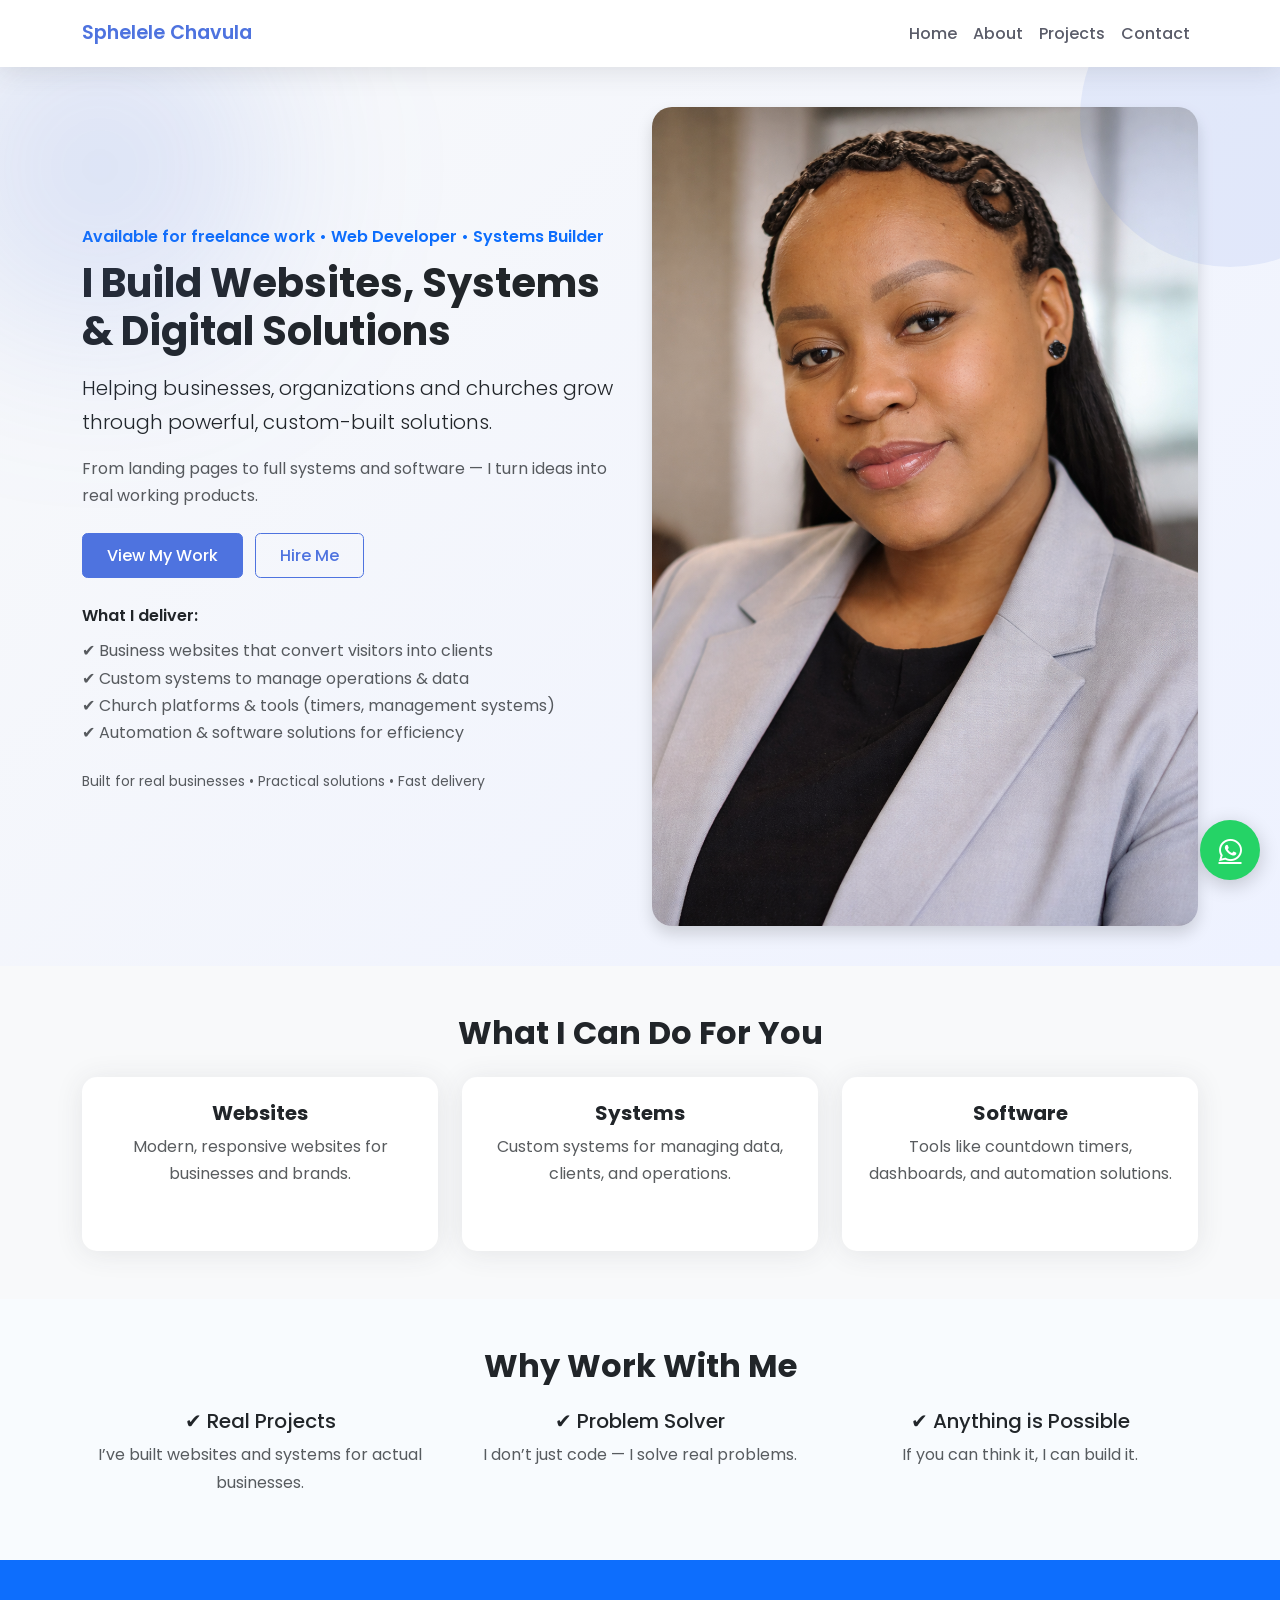
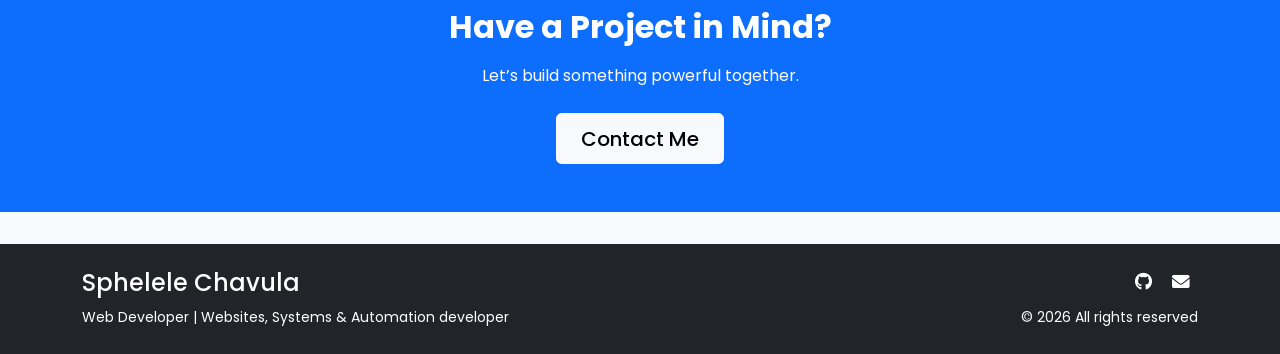
<file: index.html>
<!DOCTYPE html>
<html lang="en">
<head>
    <meta charset="UTF-8">
    <meta name="viewport" content="width=device-width, initial-scale=1.0">
    <title>Sphelele Chavula | Web Developer | Websites, Systems & Automation Developer</title>
    <link href="https://cdn.jsdelivr.net/npm/bootstrap@5.3.0/dist/css/bootstrap.min.css" rel="stylesheet">
    <link href="https://fonts.googleapis.com/css2?family=Poppins:wght@400;500;600;700&display=swap" rel="stylesheet">
    <link rel="stylesheet" href="src/style.css">
    <link rel="stylesheet" href="https://cdnjs.cloudflare.com/ajax/libs/font-awesome/6.0.0/css/all.min.css">
</head>
<body>
    <!-- Navigation -->
    <nav class="navbar navbar-expand-lg navbar-light sticky-top">
        <div class="container">
            <a class="navbar-brand" href="index.html">Sphelele Chavula</a>
            <button class="navbar-toggler" type="button" data-bs-toggle="collapse" data-bs-target="#navbarNav">
                <span class="navbar-toggler-icon"></span>
            </button>
            <div class="collapse navbar-collapse" id="navbarNav">
                <ul class="navbar-nav ms-auto">
                    <li class="nav-item">
                        <a class="nav-link" href="index.html">Home</a>
                    </li>
                    <li class="nav-item">
                        <a class="nav-link" href="about.html">About</a>
                    </li>
                    <li class="nav-item">
                        <a class="nav-link" href="projects.html">Projects</a>
                    </li>
                    <li class="nav-item">
                        <a class="nav-link" href="contact.html">Contact</a>
                    </li>
                </ul>
            </div>
        </div>
    </nav>

    <!-- Hero Section -->
   <section class="hero-section">
  <div class="container">
    <div class="row align-items-center">

      <!-- LEFT SIDE -->
      <div class="col-lg-6">

        <p class="text-primary fw-semibold mb-2">
          Available for freelance work • Web Developer • Systems Builder
        </p>

        <h1 class="fw-bold mb-3">
          I Build Websites, Systems & Digital Solutions
        </h1>

        <p class="lead">
          Helping businesses, organizations and churches grow through powerful, custom-built solutions.
        </p>

        <p class="text-muted">
          From landing pages to full systems and software — I turn ideas into real working products.
        </p>

        <div class="mt-4">
          <a href="projects.html" class="btn btn-primary me-2">View My Work</a>
          <a href="contact.html" class="btn btn-outline-primary">Hire Me</a>
        </div>

        <div class="mt-4">
          <p class="fw-semibold mb-2">What I deliver:</p>

          <ul class="list-unstyled text-muted">
            <li>✔ Business websites that convert visitors into clients</li>
            <li>✔ Custom systems to manage operations & data</li>
            <li>✔ Church platforms & tools (timers, management systems)</li>
            <li>✔ Automation & software solutions for efficiency</li>
          </ul>
        </div>

        <div class="mt-4">
          <p class="small text-muted">
            Built for real businesses • Practical solutions • Fast delivery
          </p>
        </div>

      </div>

      <!-- RIGHT SIDE (IMAGE) -->
      
      <div class="col-lg-6 text-center">
        <img src="src/images/me.png" class="hero-img shadow">
      </div>

    </div>
  </div>
</section>
    <!-- What I Can Do Section -->
    <section class="py-5 bg-light">
  <div class="container text-center">

    <h2 class="fw-bold mb-4">What I Can Do For You</h2>

    <div class="row g-4">

      <div class="col-md-4">
        <div class="card p-4 h-100">
          <h5 class="fw-bold">Websites</h5>
          <p class="text-muted">Modern, responsive websites for businesses and brands.</p>
        </div>
      </div>

      <div class="col-md-4">
        <div class="card p-4 h-100">
          <h5 class="fw-bold">Systems</h5>
          <p class="text-muted">Custom systems for managing data, clients, and operations.</p>
        </div>
      </div>

      <div class="col-md-4">
        <div class="card p-4 h-100">
          <h5 class="fw-bold">Software</h5>
          <p class="text-muted">Tools like countdown timers, dashboards, and automation solutions.</p>
        </div>
      </div>

    </div>

  </div>
</section>

    <!-- Why Work With Me Section -->
    <section class="py-5">
  <div class="container text-center">

    <h2 class="fw-bold mb-4">Why Work With Me</h2>

    <div class="row g-4">

      <div class="col-md-4">
        <h5>✔ Real Projects</h5>
        <p class="text-muted">I’ve built websites and systems for actual businesses.</p>
      </div>

      <div class="col-md-4">
        <h5>✔ Problem Solver</h5>
        <p class="text-muted">I don’t just code — I solve real problems.</p>
      </div>

      <div class="col-md-4">
        <h5>✔ Anything is Possible</h5>
        <p class="text-muted">If you can think it, I can build it.</p>
      </div>

    </div>

  </div>
</section>

    <!-- Call to Action -->
   <section class="py-5 bg-primary text-white text-center">
  <div class="container">

    <h2 class="fw-bold mb-3">Have a Project in Mind?</h2>
    <p class="mb-4">Let’s build something powerful together.</p>

    <a href="contact.html" class="btn btn-light btn-lg">Contact Me</a>

  </div>
</section>

    <!-- Footer -->
   <footer class="footer">
        <div class="container">
            <div class="row align-items-center">
                <div class="col-md-6 text-center text-md-start mb-3 mb-md-0">
                    <h4>Sphelele Chavula</h4>
                    <p class="small mb-0">Web Developer | Websites, Systems & Automation developer</p>
                </div>
                <div class="col-md-6 text-center text-md-end">
                    <div class="social-links">
                        <a href="https://github.com/Spheh123" target="_blank"><i class="fab fa-github"></i></a>
                        <a href="mailto:sphelelechavula@gmail.com"><i class="fas fa-envelope"></i></a>
                    </div>
                    <p class="small mt-2 mb-0">&copy; <span id="year"></span> All rights reserved</p>
                </div>
            </div>
        </div>
    </footer>

    <script src="https://cdn.jsdelivr.net/npm/bootstrap@5.3.0/dist/js/bootstrap.bundle.min.js"></script>
    <script>
        // Simple JS to show current year
        document.querySelector('#year').textContent = new Date().getFullYear();
    </script>
    <a href="https://wa.me/27763252164" target="_blank" class="whatsapp-btn">
  <i class="fab fa-whatsapp"></i>
</a>
</body>
</html>
</file>
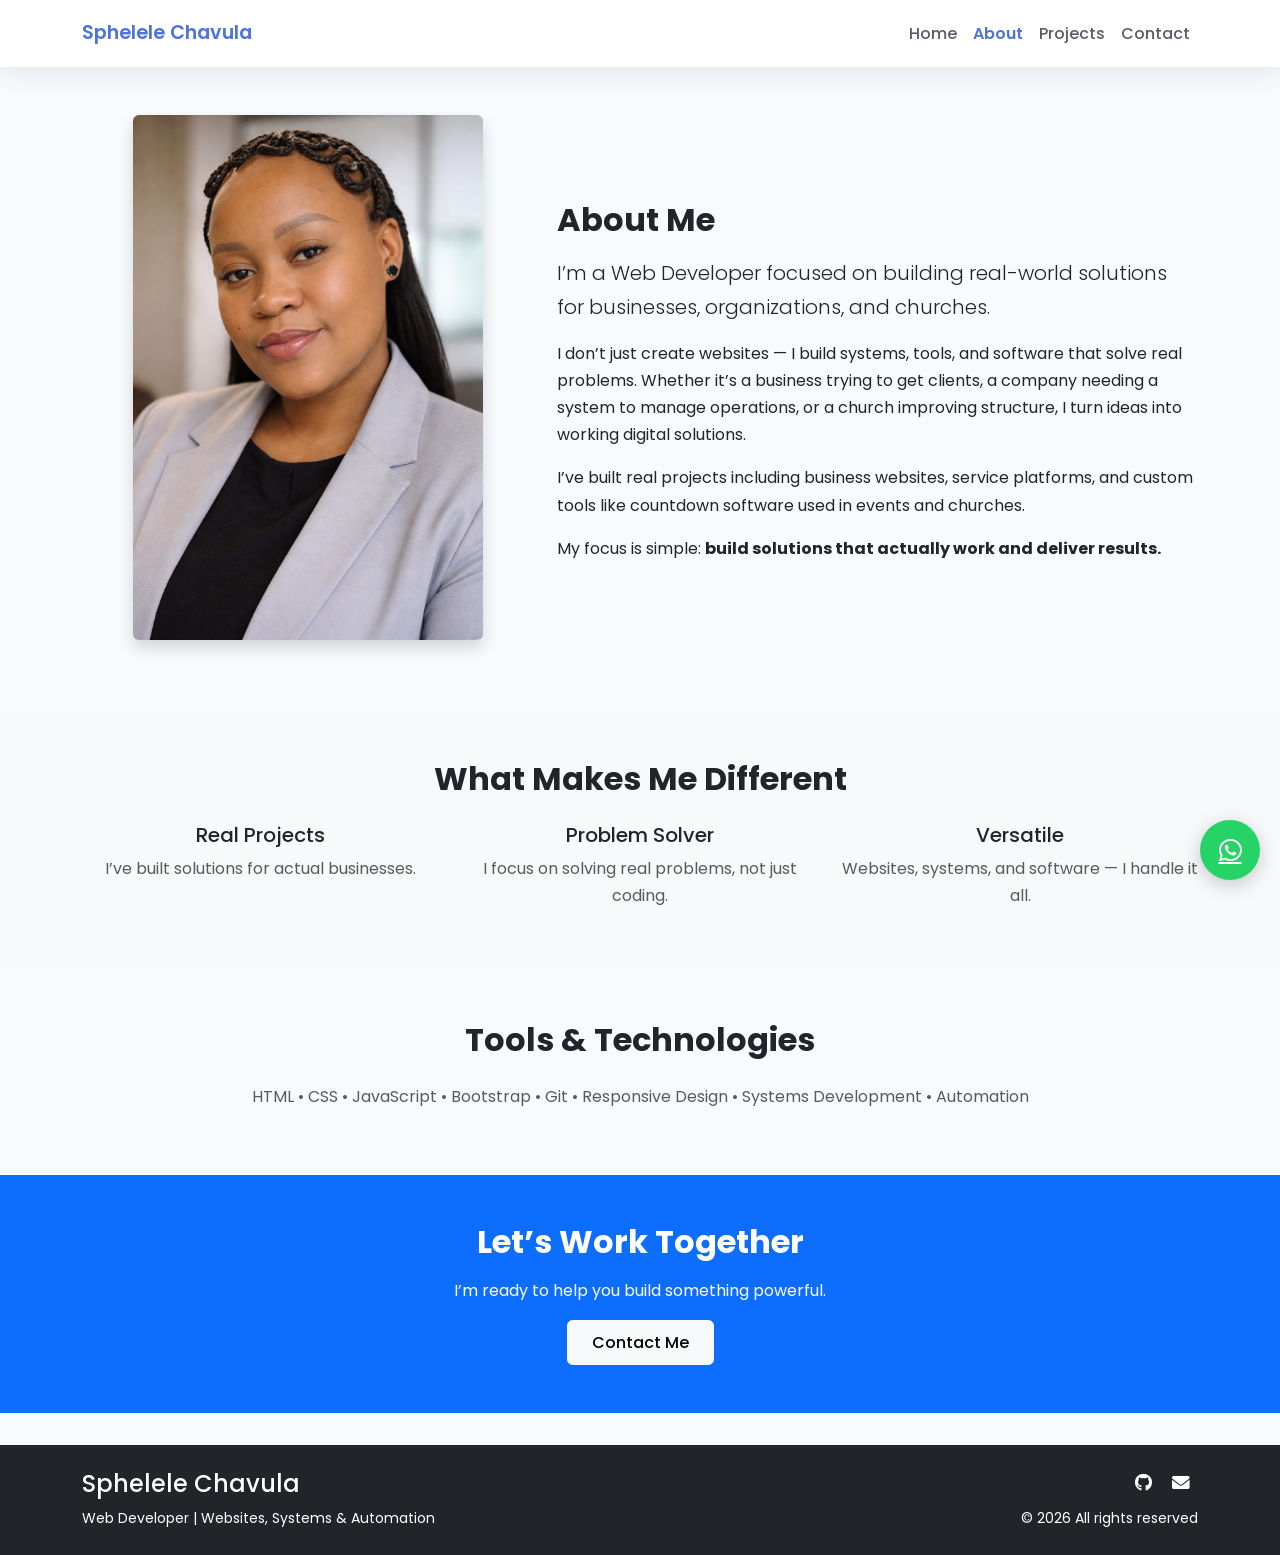
<file: about.html>
<!DOCTYPE html>
<html lang="en">
<head>
  <meta charset="UTF-8">
  <meta name="viewport" content="width=device-width, initial-scale=1.0">
  <title>About | Sphelele Chavula</title>

  <!-- Bootstrap -->
  <link href="https://cdn.jsdelivr.net/npm/bootstrap@5.3.0/dist/css/bootstrap.min.css" rel="stylesheet">

  <!-- Fonts -->
  <link href="https://fonts.googleapis.com/css2?family=Poppins:wght@400;500;600;700&display=swap" rel="stylesheet">

  <!-- Icons -->
  <link rel="stylesheet" href="https://cdnjs.cloudflare.com/ajax/libs/font-awesome/6.0.0/css/all.min.css">

  <!-- Your CSS -->
  <link rel="stylesheet" href="src/style.css">
</head>

<body>

<!-- NAVBAR -->
<nav class="navbar navbar-expand-lg navbar-light sticky-top">
  <div class="container">
    <a class="navbar-brand" href="index.html">Sphelele Chavula</a>

    <button class="navbar-toggler" type="button" data-bs-toggle="collapse" data-bs-target="#navbarNav">
      <span class="navbar-toggler-icon"></span>
    </button>

    <div class="collapse navbar-collapse" id="navbarNav">
      <ul class="navbar-nav ms-auto">
        <li class="nav-item"><a class="nav-link" href="index.html">Home</a></li>
        <li class="nav-item"><a class="nav-link active" href="about.html">About</a></li>
        <li class="nav-item"><a class="nav-link" href="projects.html">Projects</a></li>
        <li class="nav-item"><a class="nav-link" href="contact.html">Contact</a></li>
      </ul>
    </div>
  </div>
</nav>

<!-- ABOUT HERO -->
<section class="py-5">
  <div class="container">
    <div class="row align-items-center">

      <!-- IMAGE -->
      <div class="col-lg-5 text-center mb-4">
        <img src="src/images/me.png" class="img-fluid rounded shadow" style="max-width: 350px;">
      </div>

      <!-- TEXT -->
      <div class="col-lg-7">
        <h2 class="fw-bold mb-3">About Me</h2>

        <p class="lead">
          I’m a Web Developer focused on building real-world solutions for businesses, organizations, and churches.
        </p>

        <p>
          I don’t just create websites — I build systems, tools, and software that solve real problems.
          Whether it’s a business trying to get clients, a company needing a system to manage operations,
          or a church improving structure, I turn ideas into working digital solutions.
        </p>

        <p>
          I’ve built real projects including business websites, service platforms,
          and custom tools like countdown software used in events and churches.
        </p>

        <p>
          My focus is simple:
          <strong>build solutions that actually work and deliver results.</strong>
        </p>
      </div>

    </div>
  </div>
</section>

<!-- WHAT MAKES ME DIFFERENT -->
<section class="py-5 bg-light">
  <div class="container text-center">

    <h2 class="fw-bold mb-4">What Makes Me Different</h2>

    <div class="row g-4">

      <div class="col-md-4">
        <h5>Real Projects</h5>
        <p class="text-muted">I’ve built solutions for actual businesses.</p>
      </div>

      <div class="col-md-4">
        <h5>Problem Solver</h5>
        <p class="text-muted">I focus on solving real problems, not just coding.</p>
      </div>

      <div class="col-md-4">
        <h5>Versatile</h5>
        <p class="text-muted">Websites, systems, and software — I handle it all.</p>
      </div>

    </div>

  </div>
</section>

<!-- SKILLS -->
<section class="py-5">
  <div class="container text-center">

    <h2 class="fw-bold mb-4">Tools & Technologies</h2>

    <p class="text-muted">
      HTML • CSS • JavaScript • Bootstrap • Git • Responsive Design • Systems Development • Automation
    </p>

  </div>
</section>

<!-- CTA -->
<section class="py-5 bg-primary text-white text-center">
  <div class="container">

    <h2 class="fw-bold mb-3">Let’s Work Together</h2>
    <p>I’m ready to help you build something powerful.</p>

    <a href="contact.html" class="btn btn-light">Contact Me</a>

  </div>
</section>

<!-- FOOTER -->
<footer class="footer">
  <div class="container">
    <div class="row align-items-center">

      <div class="col-md-6 text-center text-md-start mb-3 mb-md-0">
        <h4>Sphelele Chavula</h4>
        <p class="small mb-0">Web Developer | Websites, Systems & Automation</p>
      </div>

      <div class="col-md-6 text-center text-md-end">
        <div class="social-links">
          <a href="https://github.com/Spheh123" target="_blank"><i class="fab fa-github"></i></a>
          <a href="mailto:sphelelechavula@gmail.com"><i class="fas fa-envelope"></i></a>
        </div>

        <p class="small mt-2 mb-0">&copy; <span id="year"></span> All rights reserved</p>
      </div>

    </div>
  </div>
</footer>

<!-- JS -->
<script src="https://cdn.jsdelivr.net/npm/bootstrap@5.3.0/dist/js/bootstrap.bundle.min.js"></script>

<script>
  document.querySelector('#year').textContent = new Date().getFullYear();
</script>
<a href="https://wa.me/27763252164" target="_blank" class="whatsapp-btn">
  <i class="fab fa-whatsapp"></i>
</a>
</body>
</html>
</file>
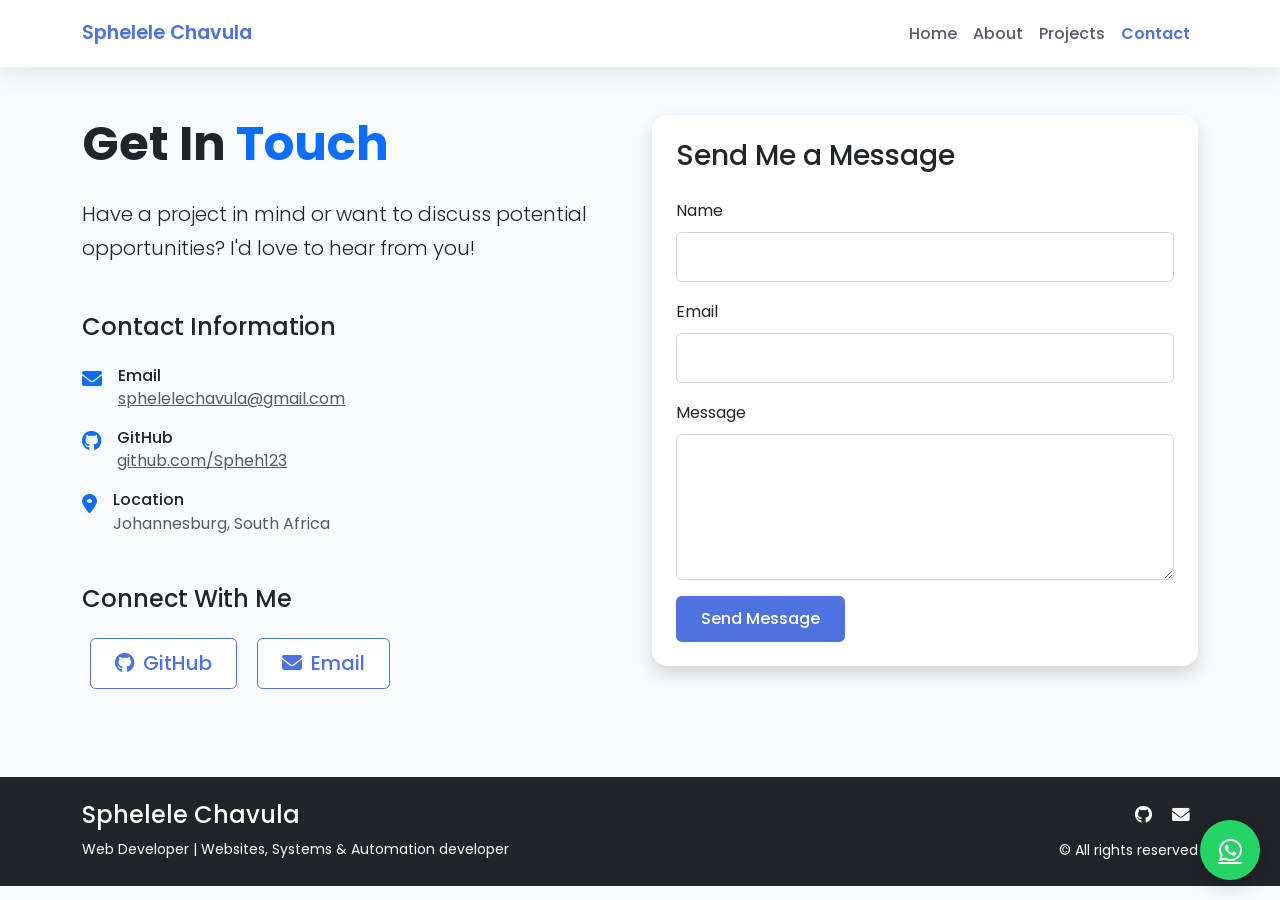
<file: contact.html>
<!DOCTYPE html>
<html lang="en">
<head>
    <meta charset="UTF-8">
    <meta name="viewport" content="width=device-width, initial-scale=1.0">
    <title>Contact Me | Sphelele Chavula</title>
    <link href="https://cdn.jsdelivr.net/npm/bootstrap@5.3.0/dist/css/bootstrap.min.css" rel="stylesheet">
    <link href="https://fonts.googleapis.com/css2?family=Poppins:wght@400;500;600;700&display=swap" rel="stylesheet">
    <link rel="stylesheet" href="src/style.css">
    <link rel="stylesheet" href="https://cdnjs.cloudflare.com/ajax/libs/font-awesome/6.0.0/css/all.min.css">
</head>
<body>
    <!-- Navigation -->
    <nav class="navbar navbar-expand-lg navbar-light sticky-top">
        <div class="container">
            <a class="navbar-brand" href="index.html">Sphelele Chavula</a>
            <button class="navbar-toggler" type="button" data-bs-toggle="collapse" data-bs-target="#navbarNav">
                <span class="navbar-toggler-icon"></span>
            </button>
            <div class="collapse navbar-collapse" id="navbarNav">
                <ul class="navbar-nav ms-auto">
                    <li class="nav-item">
                        <a class="nav-link" href="index.html">Home</a>
                    </li>
                    <li class="nav-item">
                        <a class="nav-link" href="about.html">About</a>
                    </li>
                    <li class="nav-item">
                        <a class="nav-link" href="projects.html">Projects</a>
                    </li>
                    <li class="nav-item">
                        <a class="nav-link active" href="contact.html">Contact</a>
                    </li>
                </ul>
            </div>
        </div>
    </nav>

    <!-- Contact Content -->
    <section class="py-5">
        <div class="container">
            <div class="row">
                <div class="col-lg-6 mb-5 mb-lg-0">
                    <h1 class="display-5 fw-bold mb-4">Get In <span class="text-primary">Touch</span></h1>
                    <p class="lead mb-5">Have a project in mind or want to discuss potential opportunities? I'd love to hear from you!</p>
                    
                    <div class="mb-5">
                        <h3 class="h4 mb-4">Contact Information</h3>
                        <ul class="list-unstyled">
                            <li class="mb-3">
                                <div class="d-flex">
                                    <div class="me-3 text-primary">
                                        <i class="fas fa-envelope fa-lg"></i>
                                    </div>
                                    <div>
                                        <h5 class="h6 mb-0">Email</h5>
                                        <a href="mailto:sphelelechavula@gmail.com" class="text-muted">sphelelechavula@gmail.com</a>
                                    </div>
                                </div>
                            </li>
                            <li class="mb-3">
                                <div class="d-flex">
                                    <div class="me-3 text-primary">
                                        <i class="fab fa-github fa-lg"></i>
                                    </div>
                                    <div>
                                        <h5 class="h6 mb-0">GitHub</h5>
                                        <a href="https://github.com/Spheh123" target="_blank" class="text-muted">github.com/Spheh123</a>
                                    </div>
                                </div>
                            </li>
                            <li>
                                <div class="d-flex">
                                    <div class="me-3 text-primary">
                                        <i class="fas fa-map-marker-alt fa-lg"></i>
                                    </div>
                                    <div>
                                        <h5 class="h6 mb-0">Location</h5>
                                        <p class="text-muted mb-0">Johannesburg, South Africa</p>
                                    </div>
                                </div>
                            </li>
                        </ul>
                    </div>
                    
                    <div>
                        <h3 class="h4 mb-4">Connect With Me</h3>
                        <div class="social-links1">
                            <a href="https://github.com/Spheh123" target="_blank" class="btn btn-outline-primary btn-sm me-2 mb-2">
                                <i class="fab fa-github me-1"></i> GitHub
                            </a>
                            <a href="mailto:sphelelechavula@gmail.com" class="btn btn-outline-primary btn-sm me-2 mb-2">
                                <i class="fas fa-envelope me-1"></i> Email
                            </a>
                        </div>
                    </div>
                </div>
                
                <div class="col-lg-6">
                    <div class="card shadow">
                        <div class="card-body p-4">
                            <h2 class="h3 mb-4">Send Me a Message</h2>
                             <form action="https://formsubmit.co/chavulasphelele@gmail.com" method="POST">

  <!-- Prevent spam -->
  <input type="hidden" name="_captcha" value="false">

  <!-- Redirect after submit -->
  <input type="hidden" value="https://sphelelechavula.netlify.app/thankyou.html">

  <!-- Optional subject -->
  <input type="hidden" name="_subject" value="New Portfolio Message!">

  <div class="mb-3">
    <label class="form-label">Name</label>
    <input type="text" name="name" class="form-control" required>
  </div>

  <div class="mb-3">
    <label class="form-label">Email</label>
    <input type="email" name="email" class="form-control" required>
  </div>

  <div class="mb-3">
    <label class="form-label">Message</label>
    <textarea name="message" class="form-control" rows="5" required></textarea>
  </div>

  <button type="submit" class="btn btn-primary">Send Message</button>
</form>
                        </div>
                    </div>
                </div>
            </div>
        </div>
    </section>

    <!-- Footer -->
    <footer class="footer">
        <div class="container">
            <div class="row align-items-center">
                <div class="col-md-6 text-center text-md-start mb-3 mb-md-0">
                    <h4>Sphelele Chavula</h4>
                    <p class="small mb-0">Web Developer | Websites, Systems & Automation developer</p>
                </div>
                <div class="col-md-6 text-center text-md-end">
                    <div class="social-links">
                        <a href="https://github.com/Spheh123" target="_blank"><i class="fab fa-github"></i></a>
                        <a href="mailto:sphelelechavula@gmail.com"><i class="fas fa-envelope"></i></a>
                    </div>
                    <p class="small mt-2 mb-0">&copy; <span id="year"></span> All rights reserved</p>
                </div>
            </div>
        </div>
    </footer>

    <script src="https://cdn.jsdelivr.net/npm/bootstrap@5.3.0/dist/js/bootstrap.bundle.min.js"></script>
    <script>
        // Simple form handling (would need backend in real implementation)
        document.getElementById('contactForm').addEventListener('submit', function(e) {
            e.preventDefault();
            alert('Thank you for your message! I will get back to you soon.');
            this.reset();
        });
    </script>
    <a href="https://wa.me/27763252164" target="_blank" class="whatsapp-btn">
  <i class="fab fa-whatsapp"></i>
</a>
</body>
</html>
</file>
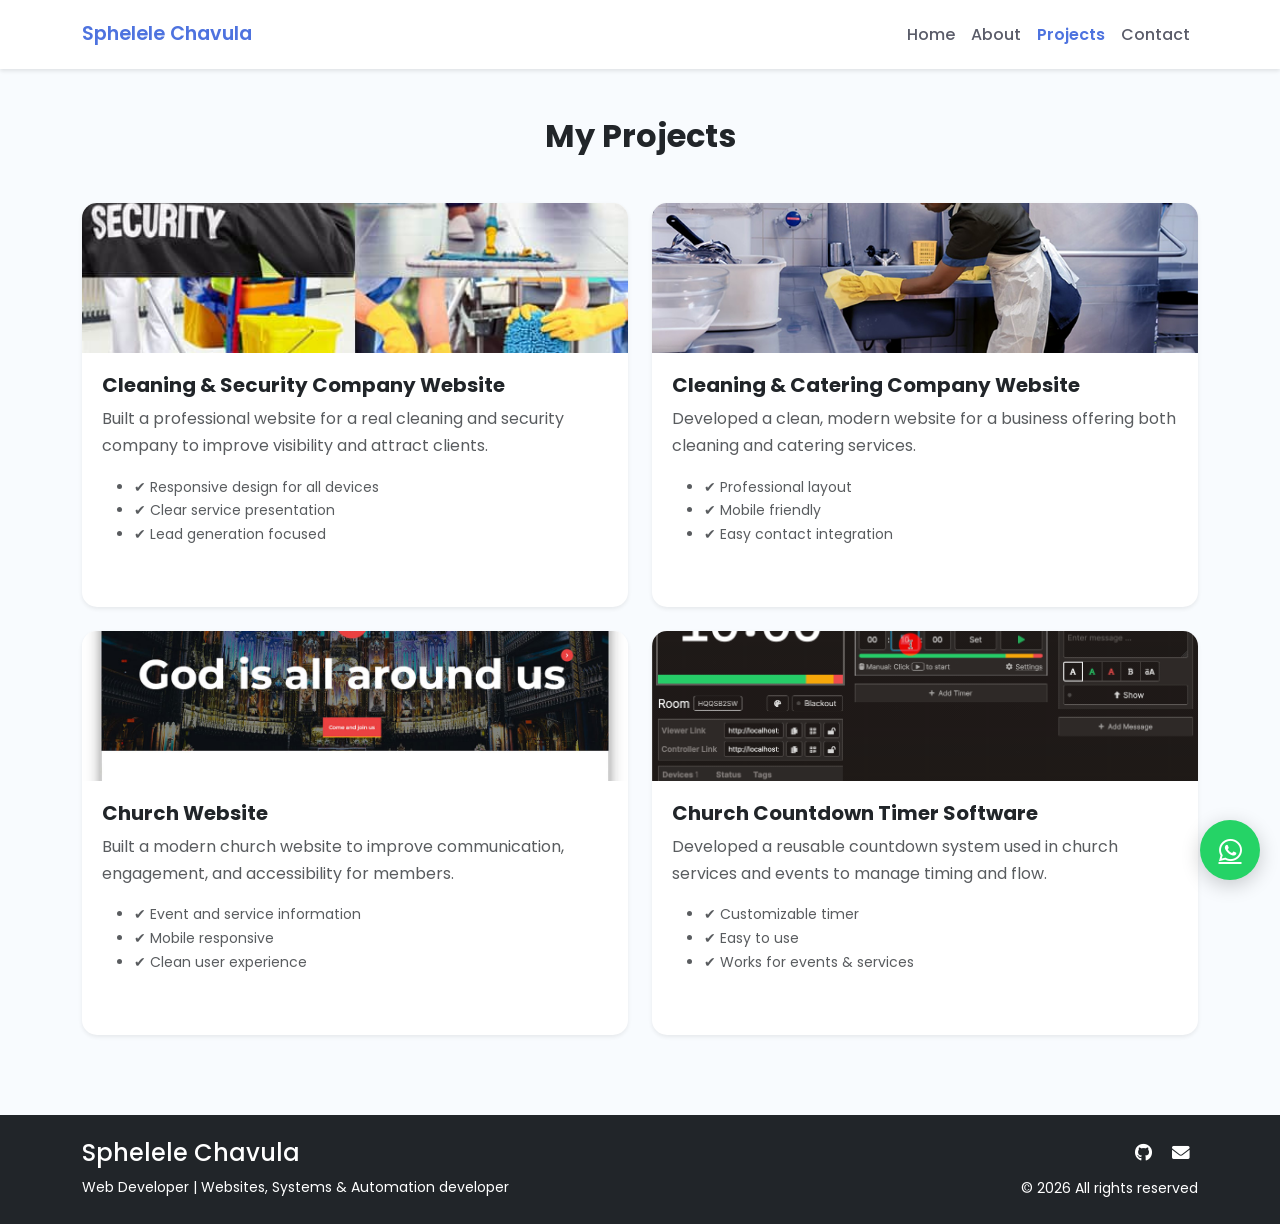
<file: projects.html>
<!DOCTYPE html>
<html lang="en">
<head>
    <meta charset="UTF-8">
    <meta name="viewport" content="width=device-width, initial-scale=1.0">
    <title>My Projects | Sphelele Chavula</title>
    <link href="https://cdn.jsdelivr.net/npm/bootstrap@5.3.0/dist/css/bootstrap.min.css" rel="stylesheet">
    <link href="https://fonts.googleapis.com/css2?family=Poppins:wght@400;500;600&display=swap" rel="stylesheet">
    <link rel="stylesheet" href="src/style.css">
    <link rel="stylesheet" href="https://cdnjs.cloudflare.com/ajax/libs/font-awesome/6.0.0/css/all.min.css">
    <style>
        /* Navigation Styles */
        .navbar {
            background-color: #f8f9fa;
            box-shadow: 0 2px 4px rgba(0,0,0,0.1);
            padding: 0.8rem 1rem;
        }
        .navbar-brand {
            font-weight: 600;
            color: #4e73df !important;
        }
        .nav-link {
            font-weight: 500;
            color: #5a5c69 !important;
            padding: 0.5rem 1rem;
        }
        .nav-link:hover, .nav-link.active {
            color: #4e73df !important;
        }
        
        /* Project Card Styles */
        .project-card {
            height: 100%;
            transition: transform 0.3s ease;
            border: none;
            border-radius: 8px;
            overflow: hidden;
        }
        .project-card:hover {
            transform: translateY(-5px);
            box-shadow: 0 5px 15px rgba(0,0,0,0.1);
        }
        .card-img-top {
            height: 150px;
            object-fit: cover;
        }
        .card-body {
            padding: 1.25rem;
        }
        .card-title {
            font-size: 1.1rem;
            margin-bottom: 0.75rem;
        }
        .card-text {
            font-size: 0.9rem;
            margin-bottom: 1rem;
            color: #6c757d;
        }
        .badge {
            font-size: 0.75rem;
            padding: 0.35em 0.65em;
            margin-right: 0.3rem;
            margin-bottom: 0.3rem;
            font-weight: 500;
        }
        .btn-sm {
            padding: 0.25rem 0.75rem;
            font-size: 0.85rem;
            border-radius: 4px;
        }
        
    
    </style>
</head>
<body>
    <!-- Navigation Menu -->
    <nav class="navbar navbar-expand-lg navbar-light sticky-top">
        <div class="container">
            <a class="navbar-brand" href="index.html">Sphelele Chavula</a>
            <button class="navbar-toggler" type="button" data-bs-toggle="collapse" data-bs-target="#navbarNav">
                <span class="navbar-toggler-icon"></span>
            </button>
            <div class="collapse navbar-collapse" id="navbarNav">
                <ul class="navbar-nav ms-auto">
                    <li class="nav-item">
                        <a class="nav-link" href="index.html">Home</a>
                    </li>
                    <li class="nav-item">
                        <a class="nav-link" href="about.html">About</a>
                    </li>
                    <li class="nav-item">
                        <a class="nav-link active" href="projects.html">Projects</a>
                    </li>
                    <li class="nav-item">
                        <a class="nav-link" href="contact.html">Contact</a>
                    </li>
                </ul>
            </div>
        </div>
    </nav>
    

        <section class="py-5">
  <div class="container">

    <h2 class="fw-bold text-center mb-5">My Projects</h2>

    <div class="row g-4">

      <!-- PROJECT 1 -->
      <div class="col-md-6">
        <div class="card h-100 shadow-sm">

          <img src="src/images/project1.jpg" class="card-img-top">

          <div class="card-body">

            <h5 class="fw-bold">Cleaning & Security Company Website</h5>

            <p class="text-muted">
              Built a professional website for a real cleaning and security company to improve visibility and attract clients.
            </p>

            <ul class="small text-muted">
              <li>✔ Responsive design for all devices</li>
              <li>✔ Clear service presentation</li>
              <li>✔ Lead generation focused</li>
            </ul>

          </div>
        </div>
      </div>

      <!-- PROJECT 2 -->
      <div class="col-md-6">
        <div class="card h-100 shadow-sm">

          <img src="src/images/project2.png" class="card-img-top">

          <div class="card-body">

            <h5 class="fw-bold">Cleaning & Catering Company Website</h5>

            <p class="text-muted">
              Developed a clean, modern website for a business offering both cleaning and catering services.
            </p>

            <ul class="small text-muted">
              <li>✔ Professional layout</li>
              <li>✔ Mobile friendly</li>
              <li>✔ Easy contact integration</li>
            </ul>

          </div>
        </div>
      </div>

      <!-- PROJECT 3 -->
      <div class="col-md-6">
        <div class="card h-100 shadow-sm">

          <img src="src/images/project3.jpg" class="card-img-top">

          <div class="card-body">

            <h5 class="fw-bold">Church Website</h5>

            <p class="text-muted">
              Built a modern church website to improve communication, engagement, and accessibility for members.
            </p>

            <ul class="small text-muted">
              <li>✔ Event and service information</li>
              <li>✔ Mobile responsive</li>
              <li>✔ Clean user experience</li>
            </ul>

          </div>
        </div>
      </div>

      <!-- PROJECT 4 -->
      <div class="col-md-6">
        <div class="card h-100 shadow-sm">

          <img src="src/images/project4.gif" class="card-img-top">

          <div class="card-body">

            <h5 class="fw-bold">Church Countdown Timer Software</h5>

            <p class="text-muted">
              Developed a reusable countdown system used in church services and events to manage timing and flow.
            </p>

            <ul class="small text-muted">
              <li>✔ Customizable timer</li>
              <li>✔ Easy to use</li>
              <li>✔ Works for events & services</li>
            </ul>

          </div>
        </div>
      </div>

    </div>

  </div>
</section>

    <!-- Footer -->
    <footer class="footer">
        <div class="container">
            <div class="row align-items-center">
                <div class="col-md-6 text-center text-md-start mb-3 mb-md-0">
                    <h4>Sphelele Chavula</h4>
                    <p class="small mb-0">Web Developer | Websites, Systems & Automation developer</p>
                </div>
                <div class="col-md-6 text-center text-md-end">
                    <div class="social-links">
                        <a href="https://github.com/Spheh123" target="_blank"><i class="fab fa-github"></i></a>
                        <a href="mailto:sphelelechavula@gmail.com"><i class="fas fa-envelope"></i></a>
                    </div>
                    <p class="small mt-2 mb-0">&copy; <span id="year"></span> All rights reserved</p>
                </div>
            </div>
        </div>
    </footer>

    <script src="https://cdn.jsdelivr.net/npm/bootstrap@5.3.0/dist/js/bootstrap.bundle.min.js"></script>
    <script>
        // Simple JS to show current year
        document.querySelector('#year').textContent = new Date().getFullYear();
    </script>
</body>

    <script src="https://cdn.jsdelivr.net/npm/bootstrap@5.3.0/dist/js/bootstrap.bundle.min.js"></script>
    <script>
        document.getElementById('year').textContent = new Date().getFullYear();
    </script>
    <a href="https://wa.me/27763252164" target="_blank" class="whatsapp-btn">
  <i class="fab fa-whatsapp"></i>
</a>
</body>
</html>
</file>
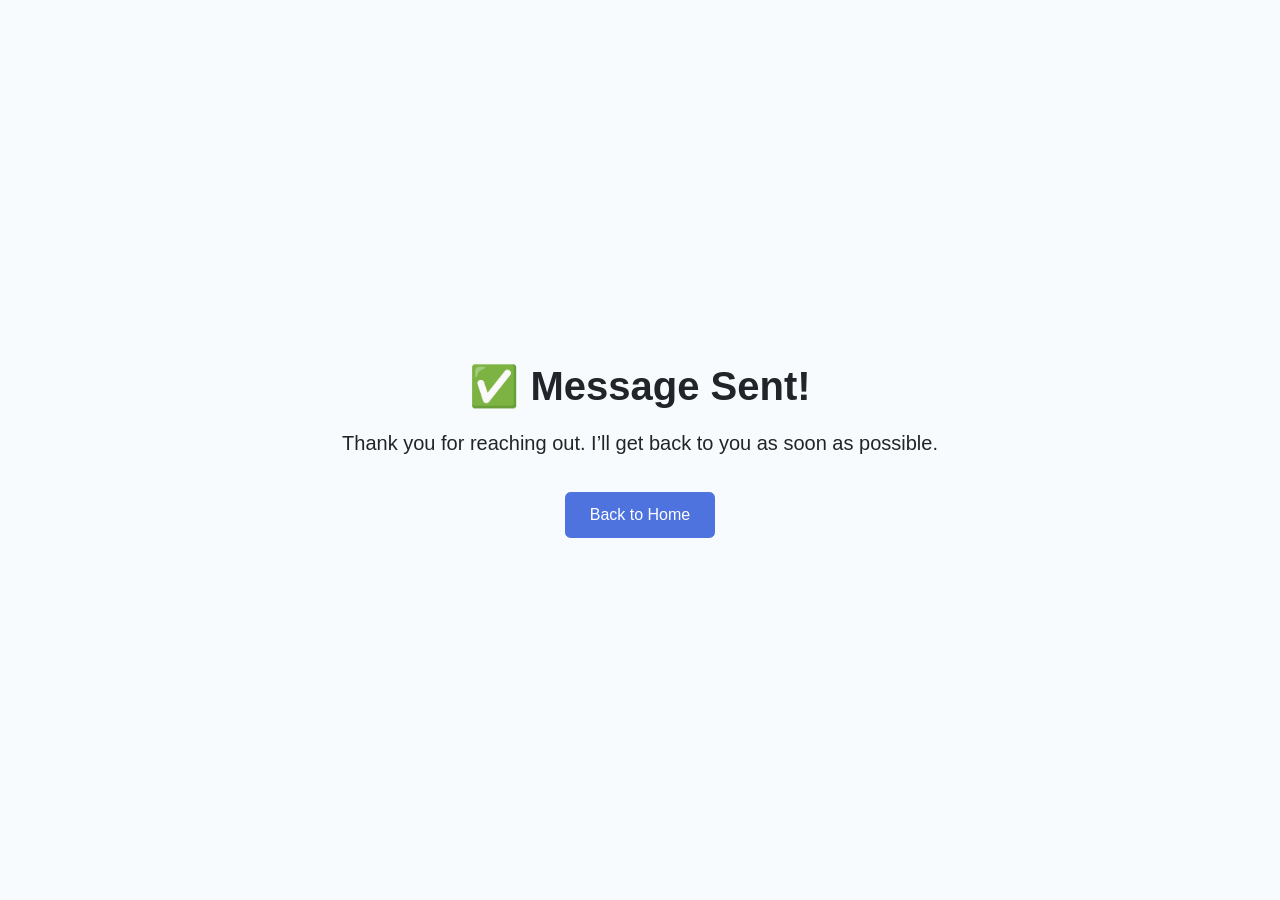
<file: thankyou.html>
<!DOCTYPE html>
<html lang="en">
<head>
  <meta charset="UTF-8">
  <meta name="viewport" content="width=device-width, initial-scale=1.0">
  <title>Message Sent | Sphelele Chavula</title>

  <link href="https://cdn.jsdelivr.net/npm/bootstrap@5.3.0/dist/css/bootstrap.min.css" rel="stylesheet">
  <link rel="stylesheet" href="src/style.css">
</head>

<body>

<section class="vh-100 d-flex align-items-center justify-content-center text-center">
  <div class="container">

    <h1 class="fw-bold mb-3">✅ Message Sent!</h1>

    <p class="lead">
      Thank you for reaching out. I’ll get back to you as soon as possible.
    </p>

    <a href="index.html" class="btn btn-primary mt-3">Back to Home</a>

  </div>
</section>

</body>
</html>
</file>
<file: src/style.css>
:root {
    --primary-color: #4e73df;
    --secondary-color: #2e59d9;
    --dark-color: #212529;
    --light-color: #f8f9fa;
    --accent-color: #f8f9fa;
}

body {
    font-family: 'Poppins', sans-serif;
    line-height: 1.7;
    color: var(--dark-color);
    background-color: #f8fbfe;
}

/* Navigation */
.navbar {
    box-shadow: 0 0.15rem 1.75rem 0 rgba(58, 59, 69, 0.15);
    background-color: white !important;
    padding: 0.75rem 1rem;
}

.navbar-brand {
    font-weight: 600;
    color: var(--primary-color) !important;
    font-size: 1.2rem;
}

.nav-link {
    font-weight: 500;
    padding: 0.5rem 1rem;
    color: #5a5c69 !important;
}

.nav-link:hover, .nav-link.active {
    color: var(--primary-color) !important;
}

.nav-link.active {
    font-weight: 600;
}

/* Hero Section */
.hero-section {
    background: linear-gradient(135deg, #f8f9fa 0%, #e9ecef 100%);
    min-height: 80vh;
    display: flex;
    align-items: center;
    position: relative;
    overflow: hidden;
}

.hero-section::before {
    content: '';
    position: absolute;
    width: 300px;
    height: 300px;
    border-radius: 50%;
    background-color: rgba(78, 115, 223, 0.1);
    right: -100px;
    top: -100px;
}

.hero-section::after {
    content: '';
    position: absolute;
    width: 200px;
    height: 200px;
    border-radius: 50%;
    background-color: rgba(78, 115, 223, 0.1);
    left: -50px;
    bottom: -50px;
}

.hero-content {
    position: relative;
    z-index: 1;
}

/* Cards */
.card {
    transition: all 0.3s ease;
    border: none;
    border-radius: 0.35rem;
    box-shadow: 0 0.15rem 1.75rem 0 rgba(58, 59, 69, 0.1);
    margin-bottom: 1.5rem;
    overflow: hidden;
}

.card:hover {
    transform: translateY(-10px);
    box-shadow: 0 0.5rem 1.5rem 0 rgba(58, 59, 69, 0.2);
}

.card-img-top {
    height: 180px;
    object-fit: cover;
}

/* Skills */
.skill-badge {
    font-size: 0.85rem;
    font-weight: 500;
    padding: 0.5em 0.8em;
    margin: 0.2rem;
    border-radius: 50rem;
}

/* Progress bars */
.progress {
    height: 1rem;
    border-radius: 0.35rem;
    background-color: #eaecf4;
}

.progress-bar {
    background-color: var(--primary-color);
    font-size: 0.65rem;
    font-weight: 600;
}

/* Buttons */
.btn {
    font-weight: 500;
    padding: 0.6rem 1.5rem;
    border-radius: 0.35rem;
    transition: all 0.3s;
}

.btn-primary {
    background-color: var(--primary-color);
    border-color: var(--primary-color);
}

.btn-primary:hover {
    background-color: var(--secondary-color);
    border-color: var(--secondary-color);
}

.btn-outline-primary {
    color: var(--primary-color);
    border-color: var(--primary-color);
}

.btn-outline-primary:hover {
    background-color: var(--primary-color);
    color: white;
}

/* Contact Form */
.form-control {
    padding: 0.75rem 1rem;
    border: 1px solid #d1d3e2;
    border-radius: 0.35rem;
}

.form-control:focus {
    border-color: var(--primary-color);
    box-shadow: 0 0 0 0.2rem rgba(78, 115, 223, 0.25);
}


.social-links1 a {
    color: var(--primary-color);
    background-color: white;
    font-size: 1.25rem;
    margin: 0 0.5rem;
    transition: all 0.3s;
}
.social-links1 a:hover {
    color: white;
    background-color: royalblue;
}



/* Responsive adjustments */
@media (max-width: 768px) {
    .hero-section {
        padding: 80px 0;
        min-height: auto;
        text-align: center;
    }
    
    section {
        padding: 60px 0;
    }
    
    .display-4 {
        font-size: 2.5rem;
    }
}
/* Footer */
 .footer {
            background-color: #212529;
            color: white;
            padding: 1.5rem 0;
            margin-top: 2rem;
        }
        .social-links a {
            color: white;
            margin: 0 0.5rem;
            font-size: 1.1rem;
        }
        .card {
  border-radius: 12px;
  transition: all 0.3s ease;
}

.card:hover {
  transform: translateY(-8px);
  box-shadow: 0 10px 30px rgba(0,0,0,0.15);
}

.badge {
  font-size: 0.7rem;
  padding: 6px 10px;
}
.hero-img {
  width: 100%;
  height: 100%;
  object-fit: cover;
  border-radius: 20px;
}
.hero-section {
  position: relative;
  background: linear-gradient(135deg, #f8f9fa, #eef2ff);
  overflow: hidden;
  padding: 40px 0;
}

.hero-section::after {
  content: "";
  position: absolute;
  width: 300px;
  height: 300px;
  background: rgba(78, 115, 223, 0.2);
  border-radius: 50%;
  right: -100px;
  top: -50px;
  filter: blur(100px);
}
.fade-in {
  opacity: 0;
  transform: translateY(20px);
  animation: fadeIn 1s ease forwards;
}

@keyframes fadeIn {
  to {
    opacity: 1;
    transform: translateY(0);
  }
}
.whatsapp-btn {
  position: fixed;
  bottom: 20px;
  right: 20px;

  width: 60px;
  height: 60px;

  display: flex;
  align-items: center;
  justify-content: center;

  background: #25D366;
  color: white;
  font-size: 26px;

  border-radius: 50%;
  box-shadow: 0 5px 20px rgba(0,0,0,0.2);

  z-index: 999;
  transition: 0.3s;
}

.whatsapp-btn:hover {
  transform: scale(1.1);
  background: #20b858;
}
.card {
  border: none;
  border-radius: 15px;
  transition: 0.3s;
}

.card:hover {
  transform: translateY(-5px);
  box-shadow: 0 10px 30px rgba(0,0,0,0.1);
}

.card-img-top {
  height: 200px;
  object-fit: cover;
}
</file>
